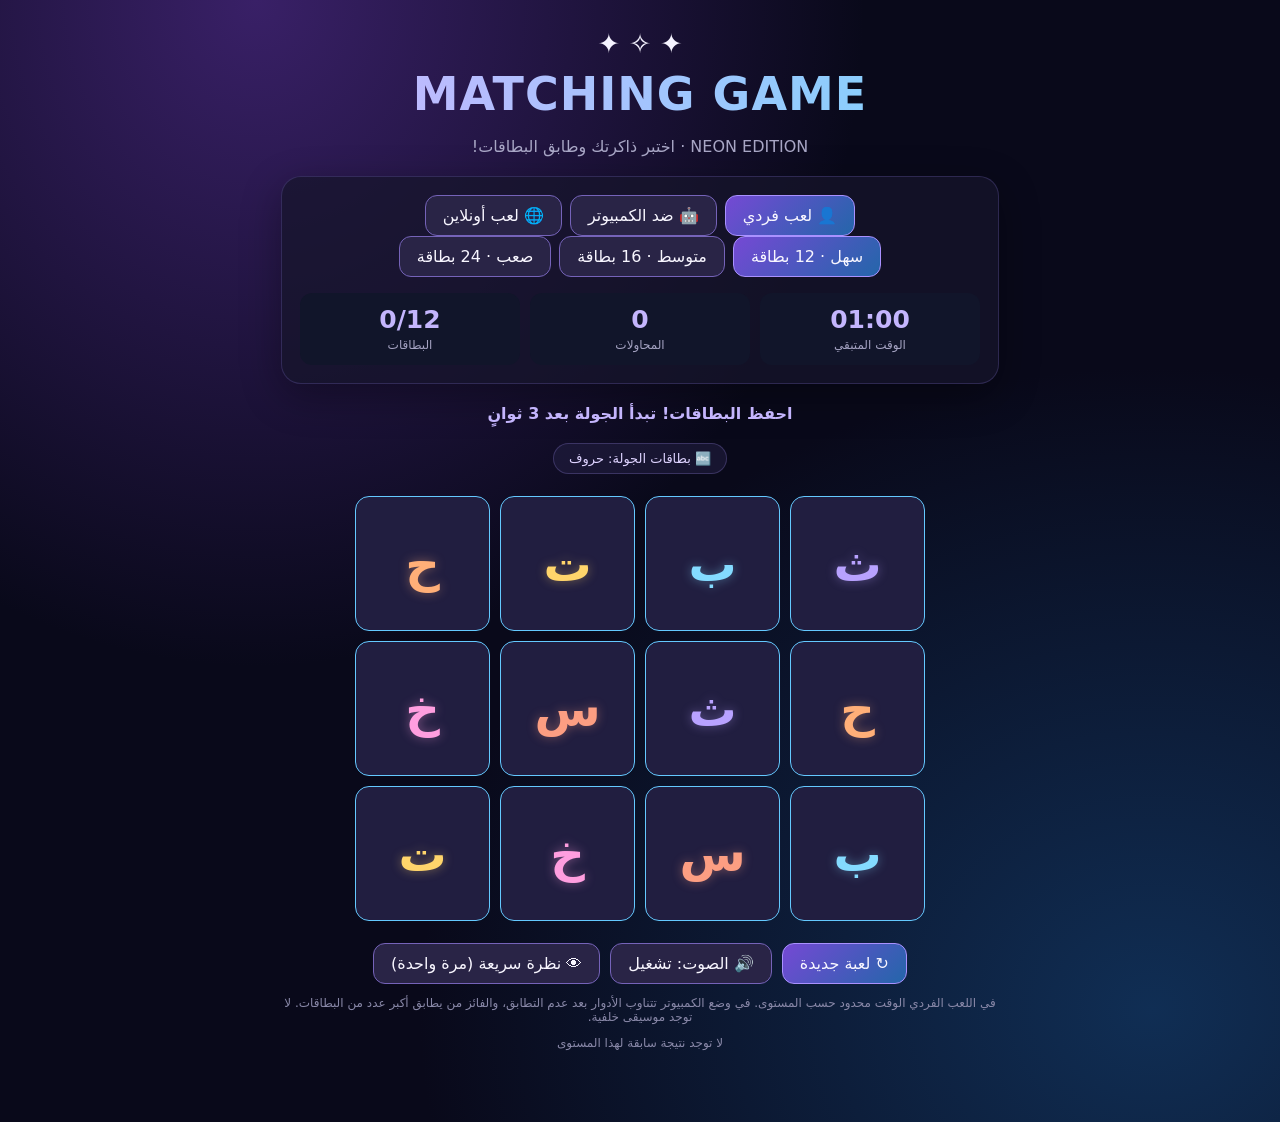
<file: index.html>
<!doctype html>
<html lang="ar" dir="rtl">
<head>
  <meta charset="utf-8">
  <meta name="viewport" content="width=device-width,initial-scale=1">
  <title>Matching Game — Neon Edition</title>
  <link rel="stylesheet" href="style.css?v=3.4">
</head>
<body>
<main>
  <div class="sparkles" aria-hidden="true">✦ ✧ ✦</div>
  <h1>MATCHING GAME</h1>
  <p>NEON EDITION · اختبر ذاكرتك وطابق البطاقات!</p>
  <section class="panel">
    <div class="modes" aria-label="وضع اللعب">
      <button data-mode="solo" class="active">👤 لعب فردي</button>
      <button data-mode="ai">🤖 ضد الكمبيوتر</button>
      <button data-mode="online">🌐 لعب أونلاين</button>
    </div>
    <div class="modes ai-options" id="ai-options" hidden aria-label="ذكاء الكمبيوتر">
      <button data-ai="easy">ذكاء سهل</button>
      <button data-ai="medium" class="active">ذكاء متوسط</button>
      <button data-ai="hard">ذكاء صعب</button>
    </div>
    <div class="modes difficulty" aria-label="الصعوبة">
      <button data-level="easy" class="active">سهل · 12 بطاقة</button>
      <button data-level="medium">متوسط · 16 بطاقة</button>
      <button data-level="hard">صعب · 24 بطاقة</button>
    </div>
    <div class="stats" style="margin-top:16px">
      <div class="stat"><strong id="time">00:00</strong><span>الوقت المتبقي</span></div>
      <div class="stat"><strong id="moves">0</strong><span>المحاولات</span></div>
      <div class="stat"><strong id="pairs">0/12</strong><span>البطاقات</span></div>
    </div>
  </section>

  <section id="online-panel" class="panel online-panel" hidden aria-label="اللعب الأونلاين">
    <div id="online-setup">
      <h2>🌐 اللعب مع صديق</h2>
      <p class="online-tip">كل لاعب من جهاز مختلف. أنشئ غرفة وأرسل رمزها لصديقك.</p>
      <label for="online-name">اسم اللاعب</label>
      <input id="online-name" type="text" maxlength="24" placeholder="اكتب اسمك" autocomplete="nickname">
      <div class="online-actions">
        <button id="online-create" class="primary">＋ إنشاء غرفة</button>
        <span class="online-or">أو</span>
        <input id="online-code-input" type="text" maxlength="6" placeholder="رمز الغرفة" inputmode="text" autocomplete="off" autocapitalize="characters" dir="ltr" aria-label="رمز الغرفة">
        <button id="online-join">دخول الغرفة</button>
      </div>
    </div>
    <div id="online-lobby" hidden>
      <h2 id="online-lobby-title">🎮 غرفة اللعب</h2>
      <div class="room-code-row">
        <span>رمز الغرفة:</span><strong id="online-code" dir="ltr">——</strong>
        <button id="online-copy">📋 نسخ الرمز</button>
      </div>
      <p id="online-players" class="online-players"></p>
      <p id="online-lobby-info" class="online-tip"></p>
      <div class="online-actions">
        <button id="online-start" class="primary" hidden>▶ بدء المباراة</button>
        <button id="online-rematch" class="primary" hidden>↻ مباراة جديدة</button>
        <button id="online-leave">🚪 مغادرة الغرفة</button>
      </div>
    </div>
    <p class="online-feedback" id="online-feedback" role="status" aria-live="polite"></p>
  </section>

  <div class="scoreboard" id="scoreboard" hidden>
    <div class="score you"><span id="human-label">👤 أنت</span><strong id="human-score">0</strong></div>
    <div class="score bot"><span id="ai-label">🤖 الكمبيوتر</span><strong id="ai-score">0</strong></div>
    <div class="turn" id="turn">الدور: أنت</div>
  </div>
  <div class="status" id="status" role="status">احفظ أماكن البطاقات ثم ابدأ!</div>
  <p id="deck-theme" class="deck-theme" aria-live="polite">✨ بطاقات الجولة: رموز وصور</p>
  <div class="board" id="board" aria-label="بطاقات الذاكرة"></div>
  <div class="actions" id="local-actions">
    <button class="primary" id="restart">↻ لعبة جديدة</button>
    <button id="sound" aria-pressed="true">🔊 الصوت: تشغيل</button>
    <button id="peek">👁 نظرة سريعة (مرة واحدة)</button>
  </div>
  <div class="actions" id="online-sound-actions" hidden>
    <button id="online-sound" aria-pressed="true">🔊 الصوت: تشغيل</button>
  </div>
  <p class="note" id="game-note">في اللعب الفردي الوقت محدود حسب المستوى. في وضع الكمبيوتر تتناوب الأدوار بعد عدم التطابق، والفائز من يطابق أكبر عدد من البطاقات. لا توجد موسيقى خلفية.</p>
  <p id="best" class="note"></p>
</main>
<script src="script.js?v=3.4"></script>
<script src="online.js?v=3.4"></script>
</body>
</html>
</file>
<file: style.css>
:root{font-family:system-ui,-apple-system,'Segoe UI',sans-serif;color:#f5f3ff;background:#09091a}*{box-sizing:border-box}body{margin:0;min-height:100vh;background:radial-gradient(ellipse at 20% 0%,#392067 0%,transparent 42%),radial-gradient(ellipse at 90% 90%,#102e54 0%,transparent 45%),#09091a}main{max-width:750px;margin:auto;padding:28px 16px 60px;text-align:center}h1{font-size:clamp(28px,6vw,46px);letter-spacing:1px;margin:8px 0;background:linear-gradient(90deg,#cbb5ff,#7dd3fc);background-clip:text;color:transparent}p{color:#a8a6c5}.panel{background:#16152bba;border:1px solid #6e60b44d;box-shadow:0 12px 40px #0005;border-radius:20px;padding:18px;margin:20px 0}.modes{display:flex;gap:8px;justify-content:center;flex-wrap:wrap}button{font:inherit;cursor:pointer;border:1px solid #7563b9;color:#f8f6ff;border-radius:12px;background:#292446;padding:10px 17px}button.active,button.primary{background:linear-gradient(135deg,#7549d4,#2466aa);border-color:#a991ff}button:focus-visible{outline:3px solid #8ed8ff;outline-offset:3px}.stats{display:grid;grid-template-columns:repeat(3,1fr);gap:10px}.stat{background:#11152a;border-radius:12px;padding:12px}.stat strong{display:block;font-size:25px;color:#c4b5fd}.stat span{font-size:12px;color:#a5a3c2}.board{display:grid;grid-template-columns:repeat(4,minmax(0,1fr));gap:10px;margin:22px auto;max-width:570px}.card{aspect-ratio:1;border-radius:14px;position:relative;padding:0;background:none;border:0;perspective:650px}.inner{position:absolute;inset:0;transition:transform .38s;transform-style:preserve-3d}.card.flipped .inner,.card.matched .inner{transform:rotateY(180deg)}.face{position:absolute;inset:0;display:grid;place-items:center;backface-visibility:hidden;border-radius:14px;font-size:clamp(24px,5vw,45px)}.back{background:linear-gradient(145deg,#49357b,#18264f);border:1px solid #a18aff;box-shadow:inset 0 0 22px #9274ff25,0 0 12px #6d5fe43d;color:#d4c4ff}.front{transform:rotateY(180deg);background:#211e40;border:1px solid #64c9ff}.matched .front{background:#173d3e;border-color:#59e7b2;box-shadow:0 0 15px #44e5b255}.card:disabled{cursor:default}.status{min-height:32px;font-weight:650;color:#c4b5fd}.actions{display:flex;justify-content:center;gap:10px;flex-wrap:wrap}.note{font-size:12px;color:#8988a8}@media(max-width:390px){.board{gap:7px}.panel{padding:12px}.face{border-radius:10px}}

.time-warning{color:#ff637d!important;animation:pulseTimer .65s infinite alternate}@keyframes pulseTimer{to{filter:brightness(1.7);transform:scale(1.06)}}

.ai-options{margin:12px 0}.ai-options[hidden],.scoreboard[hidden]{display:none!important}.scoreboard{display:grid;grid-template-columns:1fr 1fr;gap:10px;margin:14px auto;max-width:570px}.score{background:#191831;border:1px solid #6550aa;border-radius:14px;padding:10px;color:#ddd2ff}.score strong{display:block;font-size:27px;color:#a7e8ff}.turn{grid-column:1/-1;color:#cbb7ff;font-weight:700}.card.ai-pick .back{border-color:#64dfff;box-shadow:0 0 22px #55bfff}.ai-options button.active{background:linear-gradient(135deg,#7549d4,#2466aa)}

/* v3: Online multiplayer additions. Existing solo/AI style retained. */
.sparkles{font-size:27px}
.online-panel[hidden],#online-setup[hidden],#online-lobby[hidden],#online-sound-actions[hidden],#local-actions[hidden]{display:none!important}
.online-panel{max-width:680px;margin:16px auto;border-color:#7c6dd26c}
.online-panel h2{margin:0 0 8px;font-size:21px;color:#e1d4ff}
.online-panel label{display:block;margin:12px 0 8px;font-size:14px;color:#d5d0f3}
.online-panel input{min-width:0;max-width:100%;padding:12px 14px;border:1px solid #7f71bd;border-radius:12px;background:#12132d;color:#fff;font:inherit;text-align:center}
.online-panel input:focus-visible{outline:2px solid #8ed8ff;outline-offset:2px}
.online-panel input#online-name{width:min(100%,310px)}
.online-panel input#online-code-input{width:150px;letter-spacing:2px;text-transform:uppercase}
.online-actions{display:flex;justify-content:center;gap:9px;align-items:center;flex-wrap:wrap;margin:15px 0}
.online-or,.online-tip{color:#aca5cd;font-size:13px}
.room-code-row{display:flex;justify-content:center;flex-wrap:wrap;gap:11px;align-items:center;margin:14px 0}
#online-code{font-size:25px;color:#8ee7ff;letter-spacing:4px;direction:ltr}
.online-players{font-size:15px;color:#e1d4ff;line-height:1.8}
.online-feedback{font-size:13px;min-height:20px;color:#96e4fa}
.online-feedback.error{color:#ff839e}
.online-panel button:disabled,.difficulty button:disabled{opacity:.5;cursor:not-allowed}
.card.online-locked{cursor:default}
@media(max-width:420px){.online-panel{padding:14px 10px}.online-actions{gap:7px}.online-actions button{padding:9px 11px}}

/* v3.2 — gentle theme indicator; clearly readable numbers and letters. */
.deck-theme{display:inline-block;margin:7px 0 0;padding:7px 15px;border-radius:999px;background:#25204488;border:1px solid #7465af60;font-size:13px;color:#ded3ff}
.board.theme-text .front{font-size:clamp(27px,5.5vw,48px);font-weight:750;font-variant-numeric:tabular-nums;color:#e3d7ff}

/* v3.4 — cheerful neon colors on the exposed numbers and letters only. */
.board.theme-text .front{
  color:var(--card-ink,#e3d7ff);
  text-shadow:0 0 11px color-mix(in srgb,var(--card-ink,#e3d7ff) 40%,transparent);
}
</file>
